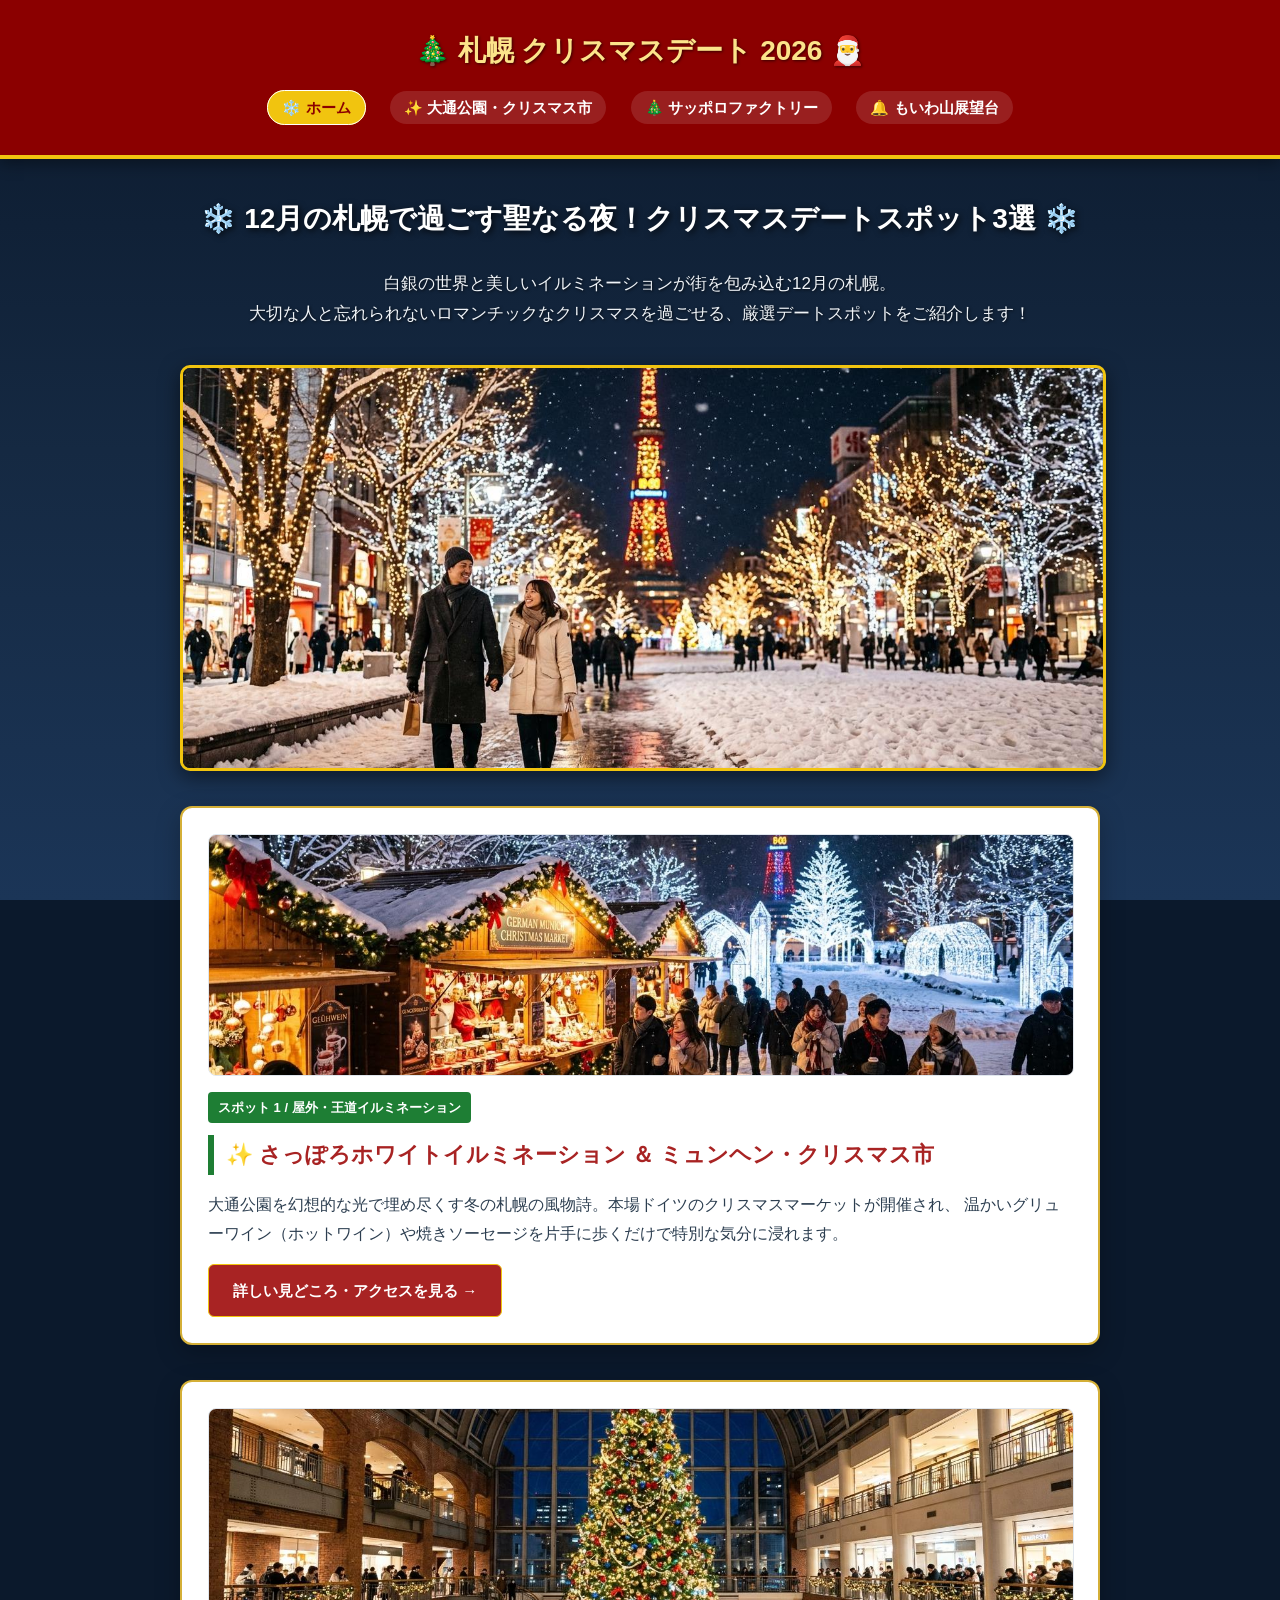
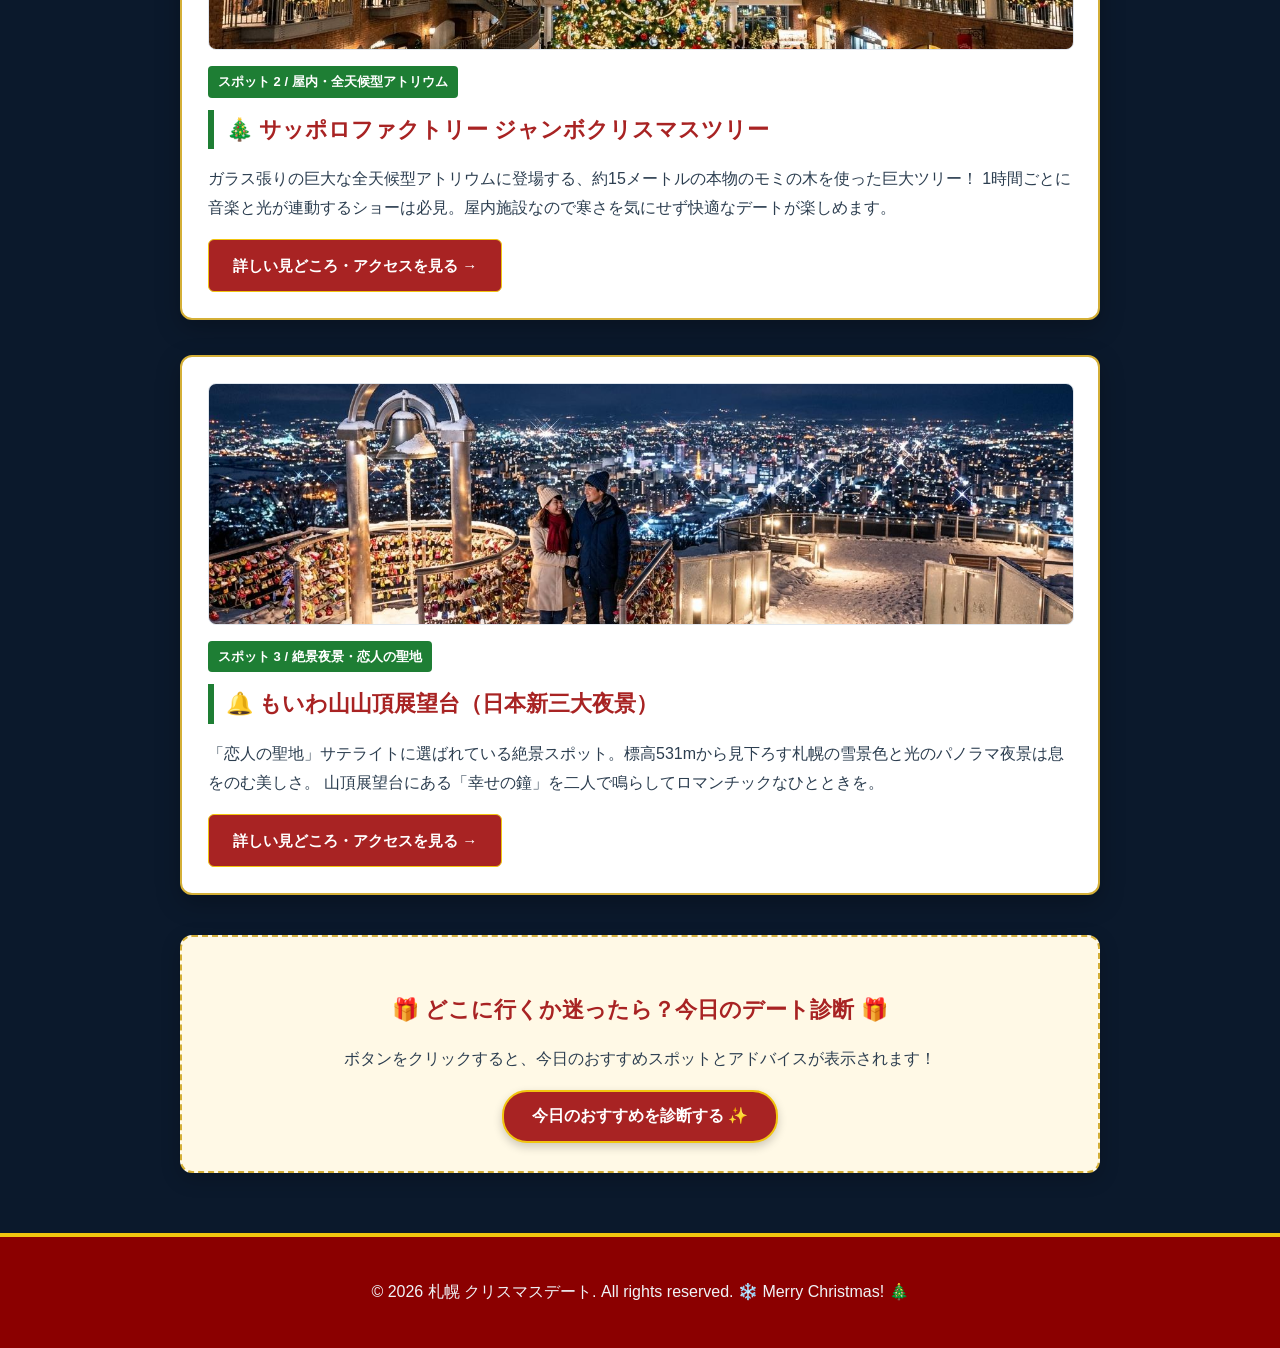
<file: index.html>
<!DOCTYPE html>
<html lang="ja">

<head>
  <meta charset="UTF-8">
  <meta name="viewport" content="width=device-width, initial-scale=1.0">
  <title>🎄 札幌 クリスマスデート 2026 - スポット三選</title>
  <!-- 共通スタイルの読み込み -->
  <link rel="stylesheet" href="style.css">
</head>

<body>

  <!-- ==========================================
       ヘッダーエリア（クリスマス装飾）
       ========================================== -->
  <header>
    <!-- サイトタイトル -->
    <div class="site-title">🎄 札幌 クリスマスデート 2026 🎅</div>
    <!-- ナビゲーションメニュー -->
    <nav>
      <ul>
        <li><a href="index.html" class="current">❄️ ホーム</a></li>
        <li><a href="spot-odori.html" target="_blank" rel="noopener noreferrer">✨ 大通公園・クリスマス市</a></li>
        <li><a href="spot-factory.html" target="_blank" rel="noopener noreferrer">🎄 サッポロファクトリー</a></li>
        <li><a href="spot-moiwayama.html" target="_blank" rel="noopener noreferrer">🔔 もいわ山展望台</a></li>
      </ul>
    </nav>
  </header>

  <!-- ==========================================
       メインコンテンツエリア
       ========================================== -->
  <main>
    <!-- 大見出し（H1） -->
    <h1>❄️ 12月の札幌で過ごす聖なる夜！クリスマスデートスポット3選 ❄️</h1>

    <!-- 導入の段落（リード文） -->
    <p class="lead-text">
      白銀の世界と美しいイルミネーションが街を包み込む12月の札幌。<br>
      大切な人と忘れられないロマンチックなクリスマスを過ごせる、厳選デートスポットをご紹介します！
    </p>

    <!-- トップページのメインヒーロー画像 -->
    <img src="images/hero-sapporo.jpg" alt="雪の札幌クリスマスの街並みとイルミネーション" class="main-hero-image">

    <!-- ------------------------------------------
         スポット1：大通公園
         ------------------------------------------ -->
    <article class="spot-card">
      <!-- スポットの写真 -->
      <img src="images/odori-christmas.jpg" alt="さっぽろホワイトイルミネーションとミュンヘン・クリスマス市" class="card-image">
      <span class="badge">スポット 1 / 屋外・王道イルミネーション</span>
      <h2>✨ さっぽろホワイトイルミネーション ＆ ミュンヘン・クリスマス市</h2>
      <p>
        大通公園を幻想的な光で埋め尽くす冬の札幌の風物詩。本場ドイツのクリスマスマーケットが開催され、
        温かいグリューワイン（ホットワイン）や焼きソーセージを片手に歩くだけで特別な気分に浸れます。
      </p>
      <a href="spot-odori.html" class="btn-link" target="_blank" rel="noopener noreferrer">詳しい見どころ・アクセスを見る &rarr;</a>
    </article>

    <!-- ------------------------------------------
         スポット2：サッポロファクトリー
         ------------------------------------------ -->
    <article class="spot-card">
      <!-- スポットの写真 -->
      <img src="images/factory-tree.jpg" alt="サッポロファクトリーの約15mジャンボクリスマスツリー" class="card-image">
      <span class="badge">スポット 2 / 屋内・全天候型アトリウム</span>
      <h2>🎄 サッポロファクトリー ジャンボクリスマスツリー</h2>
      <p>
        ガラス張りの巨大な全天候型アトリウムに登場する、約15メートルの本物のモミの木を使った巨大ツリー！
        1時間ごとに音楽と光が連動するショーは必見。屋内施設なので寒さを気にせず快適なデートが楽しめます。
      </p>
      <a href="spot-factory.html" class="btn-link" target="_blank" rel="noopener noreferrer">詳しい見どころ・アクセスを見る &rarr;</a>
    </article>

    <!-- ------------------------------------------
         スポット3：もいわ山展望台
         ------------------------------------------ -->
    <article class="spot-card">
      <!-- スポットの写真 -->
      <img src="images/moiwayama-nightview.jpg" alt="もいわ山展望台から望む札幌の日本新三大夜景と幸せの鐘" class="card-image">
      <span class="badge">スポット 3 / 絶景夜景・恋人の聖地</span>
      <h2>🔔 もいわ山山頂展望台（日本新三大夜景）</h2>
      <p>
        「恋人の聖地」サテライトに選ばれている絶景スポット。標高531mから見下ろす札幌の雪景色と光のパノラマ夜景は息をのむ美しさ。
        山頂展望台にある「幸せの鐘」を二人で鳴らしてロマンチックなひとときを。
      </p>
      <a href="spot-moiwayama.html" class="btn-link" target="_blank" rel="noopener noreferrer">詳しい見どころ・アクセスを見る &rarr;</a>
    </article>

    <!-- ------------------------------------------
         インタラクティブエリア（JavaScriptで文章が変わるボタン）
         ------------------------------------------ -->
    <section class="action-box">
      <h2>🎁 どこに行くか迷ったら？今日のデート診断 🎁</h2>
      <p>ボタンをクリックすると、今日のおすすめスポットとアドバイスが表示されます！</p>
      <!-- クリックで動作するボタン -->
      <button id="diagnosis-btn">今日のおすすめを診断する ✨</button>
      <!-- クリックされたら文章が入る段落 -->
      <p id="diagnosis-result" class="result-text" style="display: none;"></p>
    </section>
  </main>

  <!-- ==========================================
       フッターエリア
       ========================================== -->
  <footer>
    <p>&copy; 2026 札幌 クリスマスデート. All rights reserved. ❄️ Merry Christmas! 🎄</p>
  </footer>

  <!-- JavaScriptの読み込み -->
  <script src="script.js"></script>
</body>

</html>
</file>
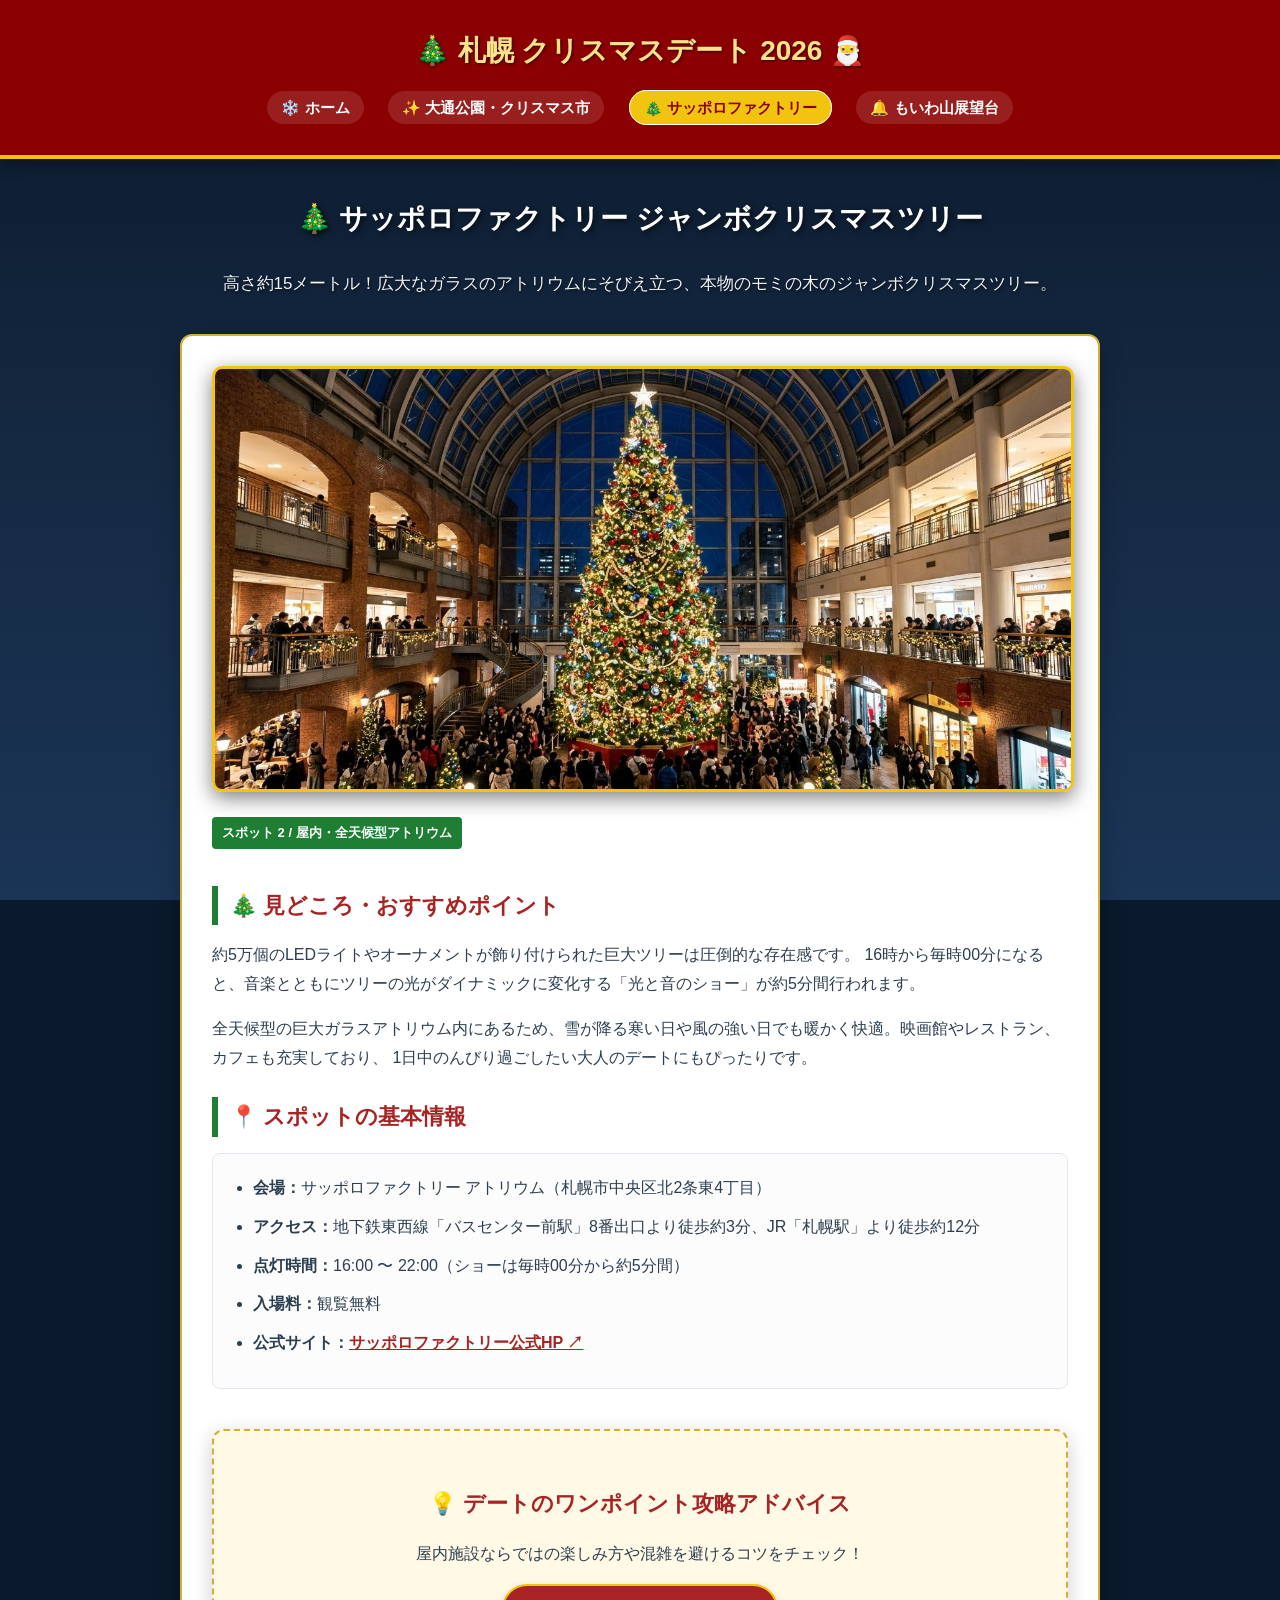
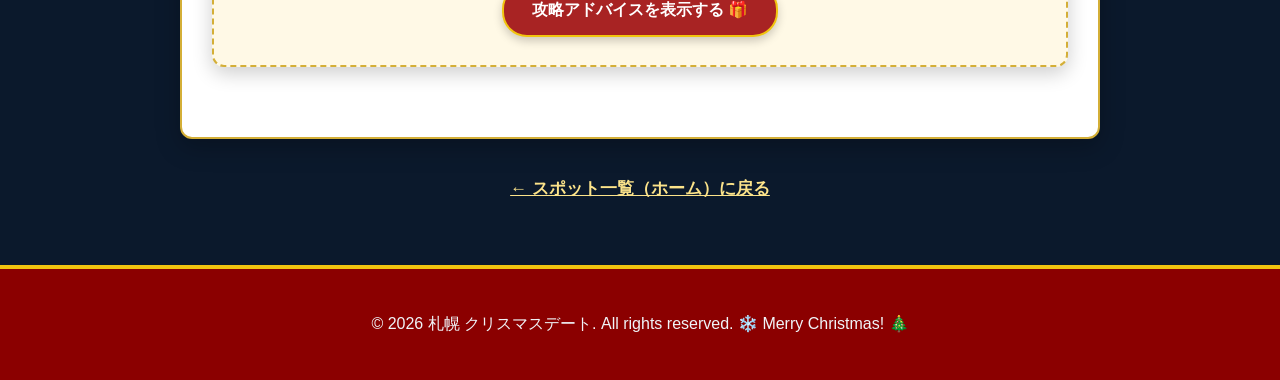
<file: spot-factory.html>
<!DOCTYPE html>
<html lang="ja">

<head>
  <meta charset="UTF-8">
  <meta name="viewport" content="width=device-width, initial-scale=1.0">
  <title>🎄 サッポロファクトリー ジャンボクリスマスツリー - 札幌デート</title>
  <!-- 共通スタイルの読み込み -->
  <link rel="stylesheet" href="style.css">
</head>

<body>

  <!-- ==========================================
       ヘッダーエリア（全ページ共通）
       ========================================== -->
  <header>
    <div class="site-title">🎄 札幌 クリスマスデート 2026 🎅</div>
    <nav>
      <ul>
        <li><a href="index.html" target="_blank" rel="noopener noreferrer">❄️ ホーム</a></li>
        <li><a href="spot-odori.html" target="_blank" rel="noopener noreferrer">✨ 大通公園・クリスマス市</a></li>
        <li><a href="spot-factory.html" class="current">🎄 サッポロファクトリー</a></li>
        <li><a href="spot-moiwayama.html" target="_blank" rel="noopener noreferrer">🔔 もいわ山展望台</a></li>
      </ul>
    </nav>
  </header>

  <!-- ==========================================
       メインコンテンツエリア
       ========================================== -->
  <main>
    <!-- 大見出し（H1） -->
    <h1>🎄 サッポロファクトリー ジャンボクリスマスツリー</h1>

    <p class="lead-text">
      高さ約15メートル！広大なガラスのアトリウムにそびえ立つ、本物のモミの木のジャンボクリスマスツリー。
    </p>

    <!-- コンテンツカード（白背景ラッパー） -->
    <div class="content-wrapper">
      <!-- スポットの大きなアイキャッチ写真 -->
      <img src="images/factory-tree.jpg" alt="サッポロファクトリーの巨大クリスマスツリーとアトリウム" class="detail-hero-image">

      <span class="badge">スポット 2 / 屋内・全天候型アトリウム</span>

      <!-- 見どころ紹介 -->
      <h2>🎄 見どころ・おすすめポイント</h2>
      <p>
        約5万個のLEDライトやオーナメントが飾り付けられた巨大ツリーは圧倒的な存在感です。
        16時から毎時00分になると、音楽とともにツリーの光がダイナミックに変化する「光と音のショー」が約5分間行われます。
      </p>
      <p>
        全天候型の巨大ガラスアトリウム内にあるため、雪が降る寒い日や風の強い日でも暖かく快適。映画館やレストラン、カフェも充実しており、
        1日中のんびり過ごしたい大人のデートにもぴったりです。
      </p>

      <!-- 基本情報 -->
      <h2>📍 スポットの基本情報</h2>
      <ul class="info-list">
        <li><strong>会場：</strong>サッポロファクトリー アトリウム（札幌市中央区北2条東4丁目）</li>
        <li><strong>アクセス：</strong>地下鉄東西線「バスセンター前駅」8番出口より徒歩約3分、JR「札幌駅」より徒歩約12分</li>
        <li><strong>点灯時間：</strong>16:00 〜 22:00（ショーは毎時00分から約5分間）</li>
        <li><strong>入場料：</strong>観覧無料</li>
        <li><strong>公式サイト：</strong><a href="https://sapporofactory.jp/" target="_blank" rel="noopener noreferrer" style="color: #a82323; font-weight: bold; text-decoration: underline;">サッポロファクトリー公式HP ↗</a></li>
      </ul>

      <!-- デート攻略アドバイス（JavaScript連動） -->
      <section class="action-box">
        <h2>💡 デートのワンポイント攻略アドバイス</h2>
        <p>屋内施設ならではの楽しみ方や混雑を避けるコツをチェック！</p>
        <button id="tip-btn">攻略アドバイスを表示する 🎁</button>
        <div id="tip-result" class="result-text" style="display: none;">
          🍰 <strong>おすすめのベストビュー＆予約術：</strong><br>
          毎時00分の「光と音のショー」は、アトリウム1階のツリー正面から見上げるのも迫力満点ですが、2階や3階の吹き抜けデッキから見下ろすアングルも全体の光が広がって絶景です！<br>
          クリスマス前後は大変混雑するため、アトリウム内のカフェやレストランは事前に予約しておくとスムーズにエスコートできますよ。
        </div>
      </section>
    </div>

    <!-- トップページへ戻るリンク -->
    <div class="back-link-box">
      <a href="index.html" class="back-link" target="_blank" rel="noopener noreferrer">&larr; スポット一覧（ホーム）に戻る</a>
    </div>
  </main>

  <!-- ==========================================
       フッターエリア（全ページ共通）
       ========================================== -->
  <footer>
    <p>&copy; 2026 札幌 クリスマスデート. All rights reserved. ❄️ Merry Christmas! 🎄</p>
  </footer>

  <!-- JavaScriptの読み込み -->
  <script src="script.js"></script>
</body>

</html>
</file>
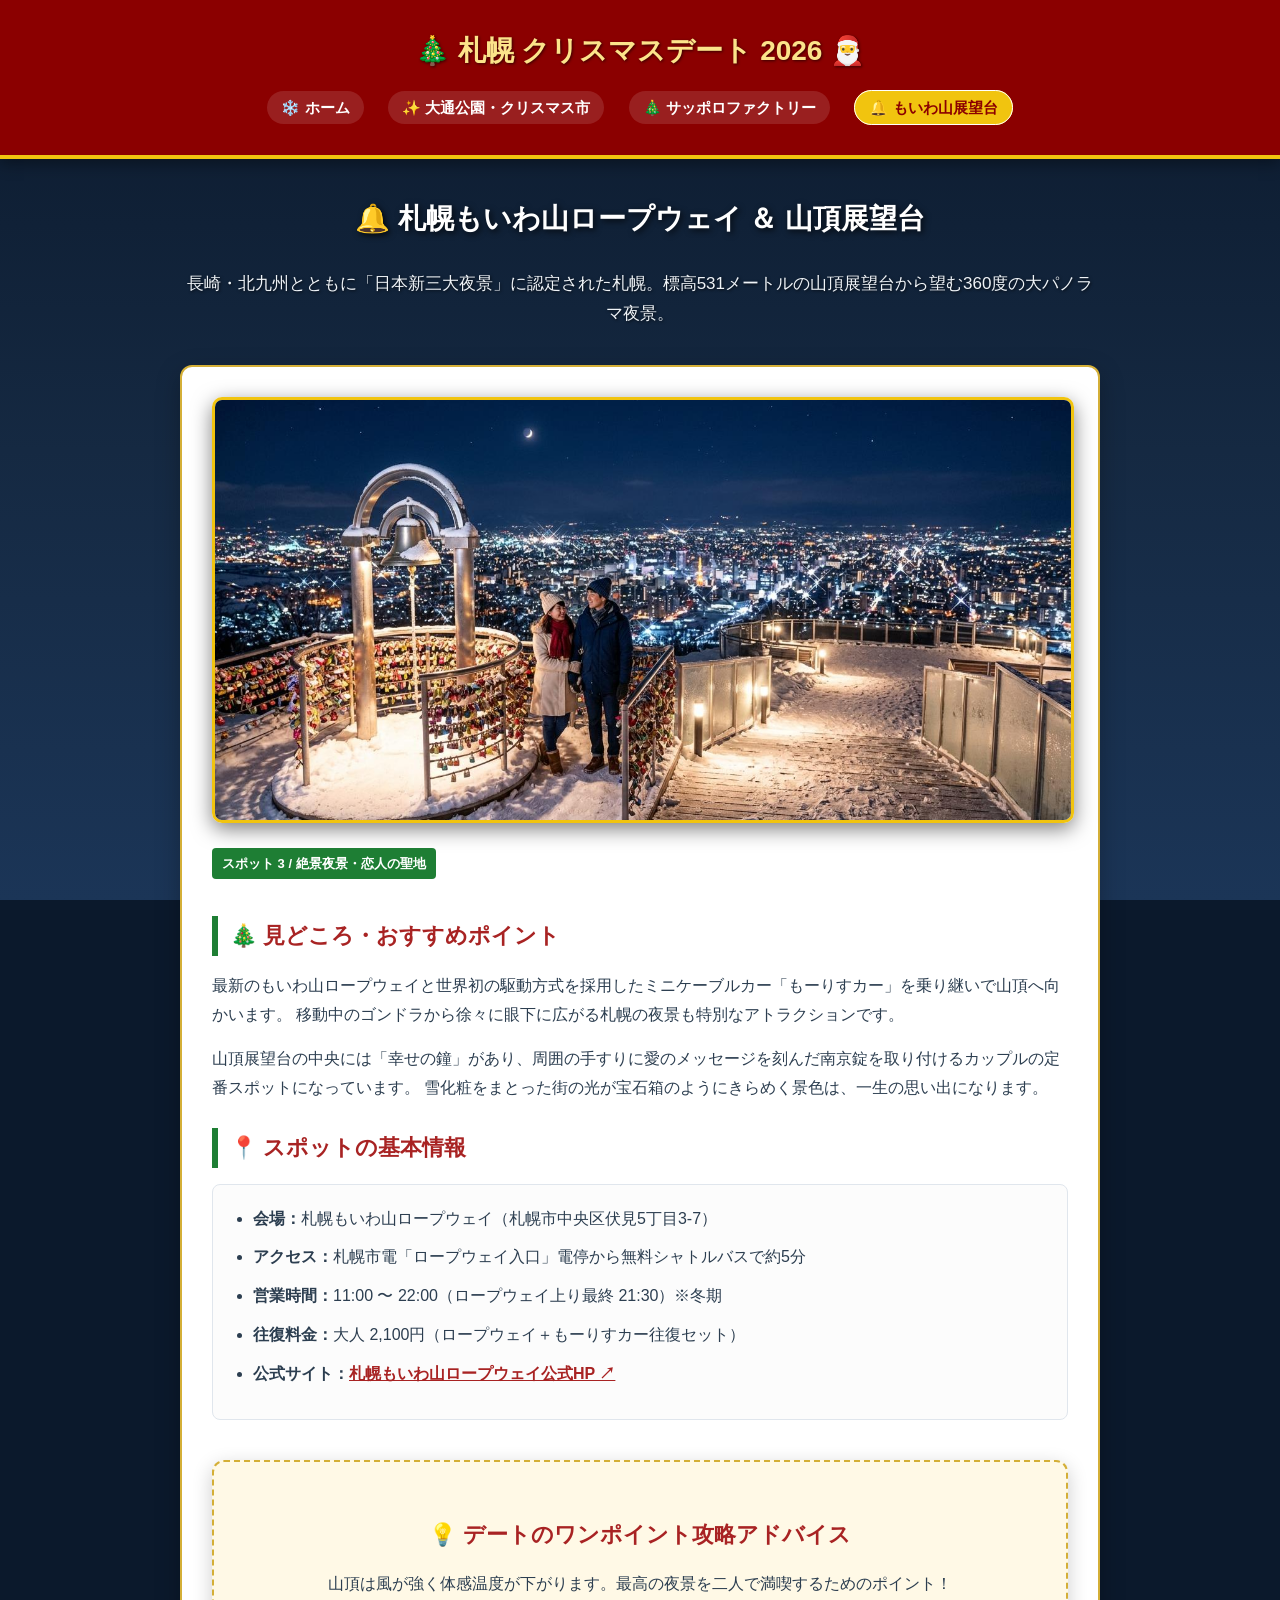
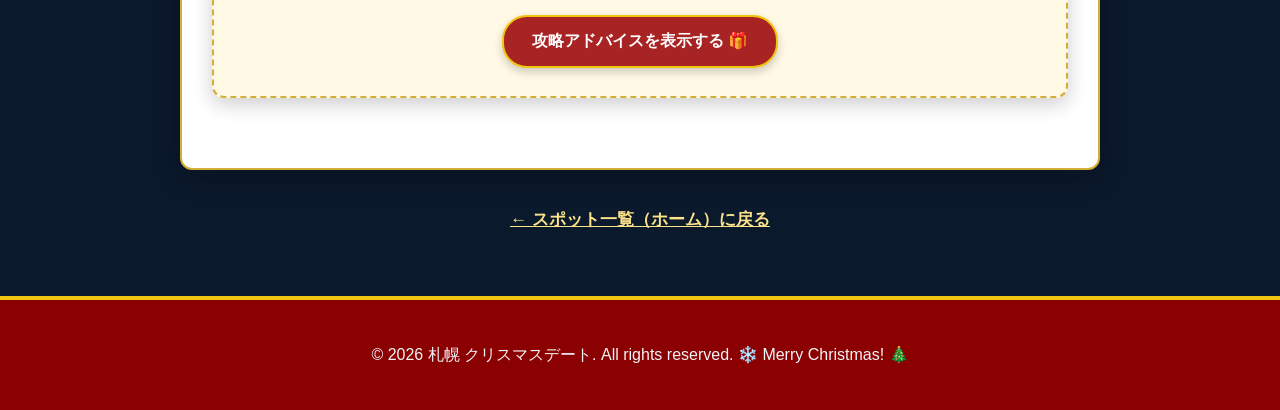
<file: spot-moiwayama.html>
<!DOCTYPE html>
<html lang="ja">

<head>
  <meta charset="UTF-8">
  <meta name="viewport" content="width=device-width, initial-scale=1.0">
  <title>🔔 札幌もいわ山ロープウェイ ＆ 山頂展望台 - 札幌デート</title>
  <!-- 共通スタイルの読み込み -->
  <link rel="stylesheet" href="style.css">
</head>

<body>

  <!-- ==========================================
       ヘッダーエリア（全ページ共通）
       ========================================== -->
  <header>
    <div class="site-title">🎄 札幌 クリスマスデート 2026 🎅</div>
    <nav>
      <ul>
        <li><a href="index.html" target="_blank" rel="noopener noreferrer">❄️ ホーム</a></li>
        <li><a href="spot-odori.html" target="_blank" rel="noopener noreferrer">✨ 大通公園・クリスマス市</a></li>
        <li><a href="spot-factory.html" target="_blank" rel="noopener noreferrer">🎄 サッポロファクトリー</a></li>
        <li><a href="spot-moiwayama.html" class="current">🔔 もいわ山展望台</a></li>
      </ul>
    </nav>
  </header>

  <!-- ==========================================
       メインコンテンツエリア
       ========================================== -->
  <main>
    <!-- 大見出し（H1） -->
    <h1>🔔 札幌もいわ山ロープウェイ ＆ 山頂展望台</h1>

    <p class="lead-text">
      長崎・北九州とともに「日本新三大夜景」に認定された札幌。標高531メートルの山頂展望台から望む360度の大パノラマ夜景。
    </p>

    <!-- コンテンツカード（白背景ラッパー） -->
    <div class="content-wrapper">
      <!-- スポットの大きなアイキャッチ写真 -->
      <img src="images/moiwayama-nightview.jpg" alt="雪のもいわ山山頂展望台と札幌のきらめく夜景" class="detail-hero-image">

      <span class="badge">スポット 3 / 絶景夜景・恋人の聖地</span>

      <!-- 見どころ紹介 -->
      <h2>🎄 見どころ・おすすめポイント</h2>
      <p>
        最新のもいわ山ロープウェイと世界初の駆動方式を採用したミニケーブルカー「もーりすカー」を乗り継いで山頂へ向かいます。
        移動中のゴンドラから徐々に眼下に広がる札幌の夜景も特別なアトラクションです。
      </p>
      <p>
        山頂展望台の中央には「幸せの鐘」があり、周囲の手すりに愛のメッセージを刻んだ南京錠を取り付けるカップルの定番スポットになっています。
        雪化粧をまとった街の光が宝石箱のようにきらめく景色は、一生の思い出になります。
      </p>

      <!-- 基本情報 -->
      <h2>📍 スポットの基本情報</h2>
      <ul class="info-list">
        <li><strong>会場：</strong>札幌もいわ山ロープウェイ（札幌市中央区伏見5丁目3-7）</li>
        <li><strong>アクセス：</strong>札幌市電「ロープウェイ入口」電停から無料シャトルバスで約5分</li>
        <li><strong>営業時間：</strong>11:00 〜 22:00（ロープウェイ上り最終 21:30）※冬期</li>
        <li><strong>往復料金：</strong>大人 2,100円（ロープウェイ＋もーりすカー往復セット）</li>
        <li><strong>公式サイト：</strong><a href="https://mt-moiwa.jp/" target="_blank" rel="noopener noreferrer" style="color: #a82323; font-weight: bold; text-decoration: underline;">札幌もいわ山ロープウェイ公式HP ↗</a></li>
      </ul>

      <!-- デート攻略アドバイス（JavaScript連動） -->
      <section class="action-box">
        <h2>💡 デートのワンポイント攻略アドバイス</h2>
        <p>山頂は風が強く体感温度が下がります。最高の夜景を二人で満喫するためのポイント！</p>
        <button id="tip-btn">攻略アドバイスを表示する 🎁</button>
        <div id="tip-result" class="result-text" style="display: none;">
          ❄️ <strong>おすすめの防寒対策＆マジックアワー：</strong><br>
          山頂は平地よりも約3〜5度気温が低く風もあるため、完全防寒（ダウンコート、マフラー、手袋、ニット帽）でお出かけください！<br>
          日没直後の「マジックアワー（空が深い青に染まり、街の灯りが一斉に点灯する時間帯）」を狙って登ると、夕暮れから夜景への移り変わりをロマンチックに堪能できます。
        </div>
      </section>
    </div>

    <!-- トップページへ戻るリンク -->
    <div class="back-link-box">
      <a href="index.html" class="back-link" target="_blank" rel="noopener noreferrer">&larr; スポット一覧（ホーム）に戻る</a>
    </div>
  </main>

  <!-- ==========================================
       フッターエリア（全ページ共通）
       ========================================== -->
  <footer>
    <p>&copy; 2026 札幌 クリスマスデート. All rights reserved. ❄️ Merry Christmas! 🎄</p>
  </footer>

  <!-- JavaScriptの読み込み -->
  <script src="script.js"></script>
</body>

</html>
</file>
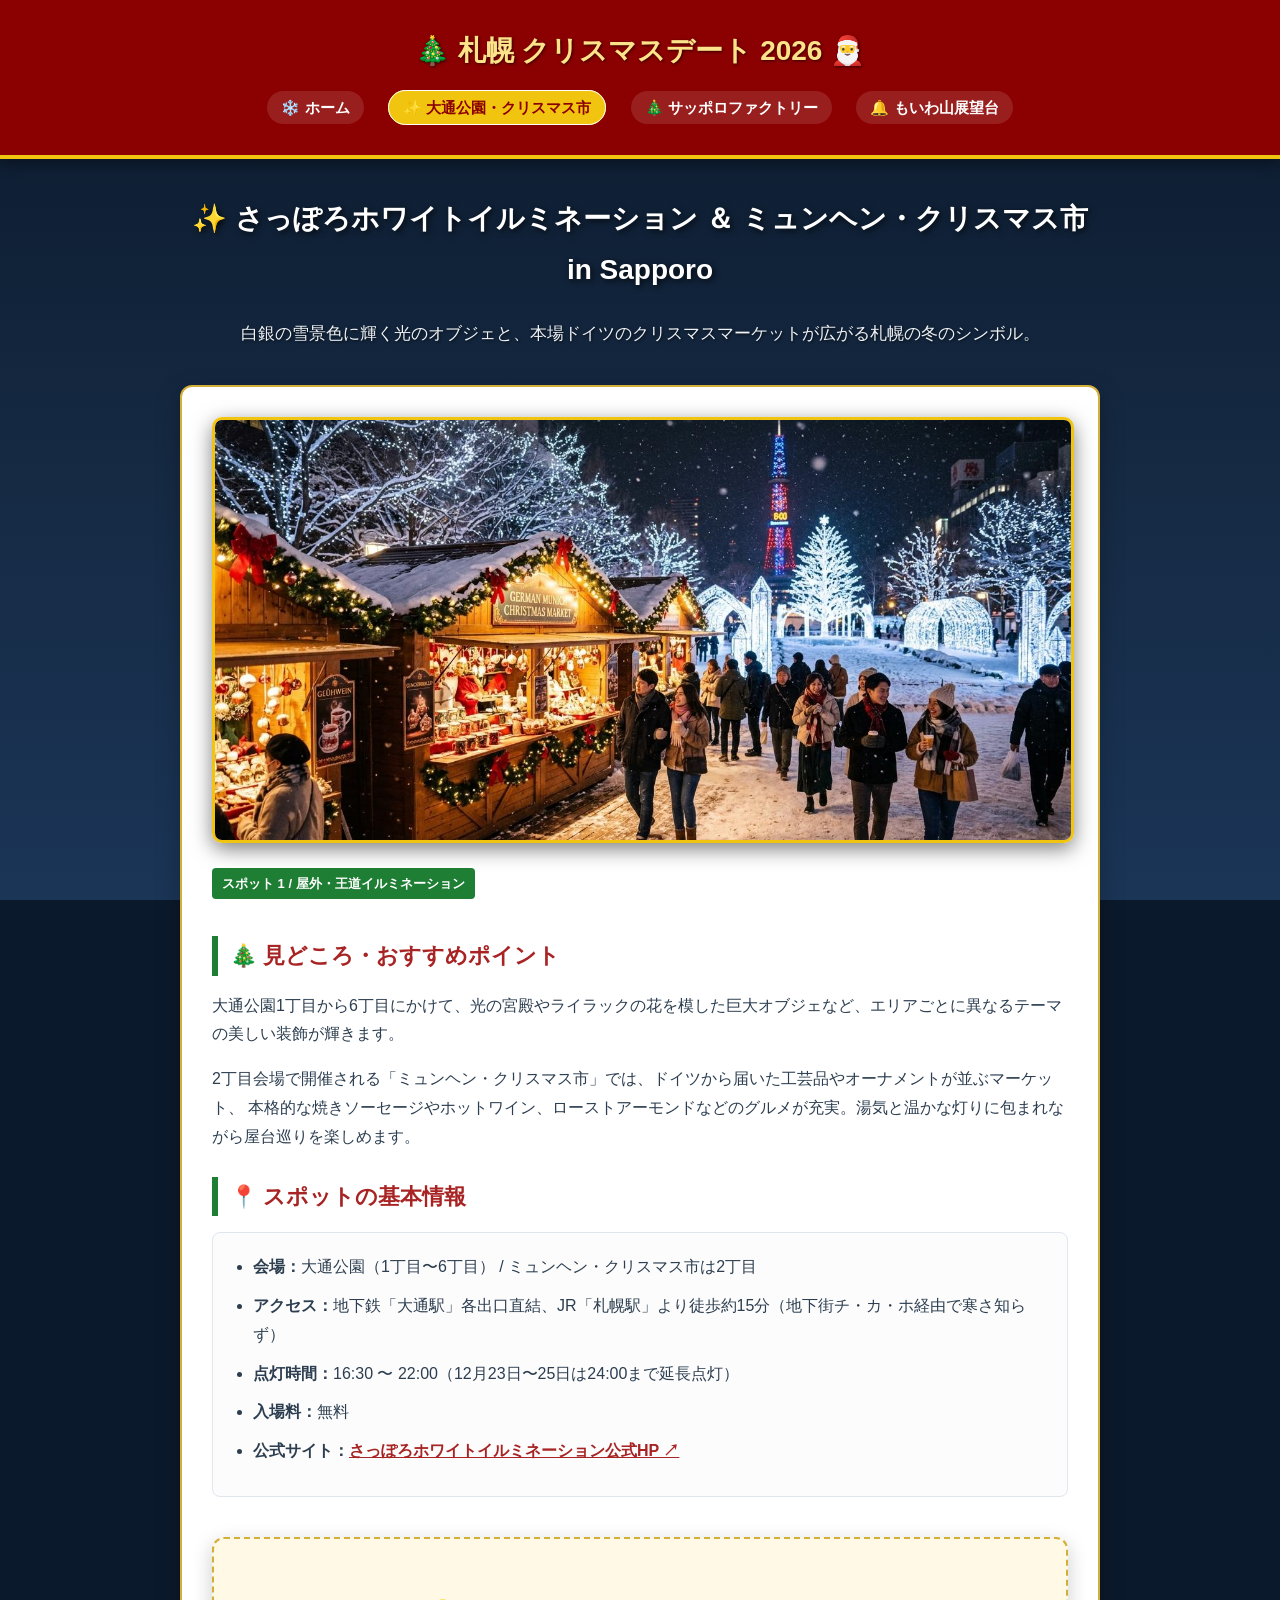
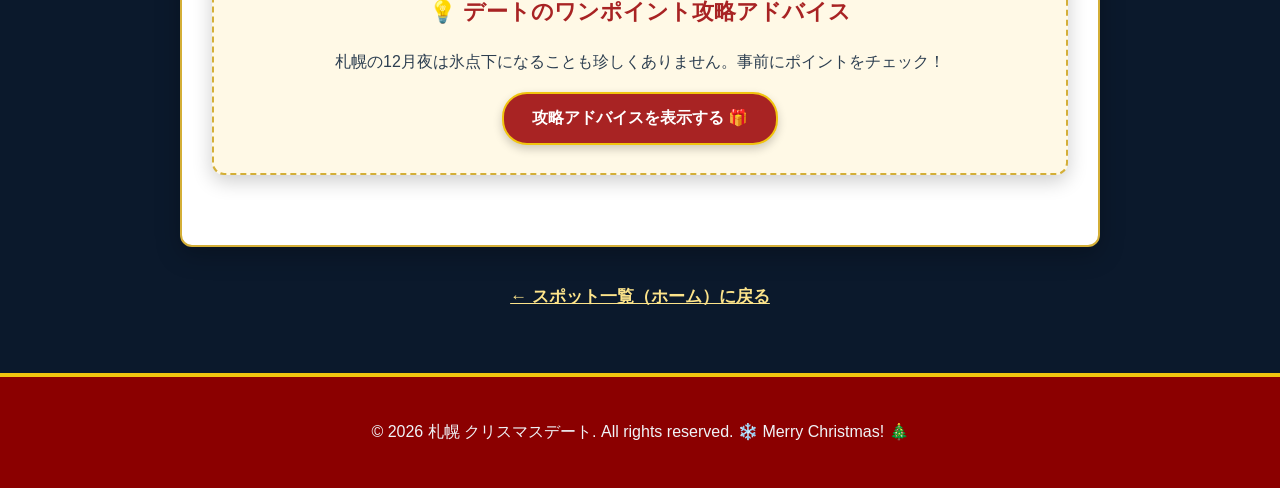
<file: spot-odori.html>
<!DOCTYPE html>
<html lang="ja">

<head>
  <meta charset="UTF-8">
  <meta name="viewport" content="width=device-width, initial-scale=1.0">
  <title>✨ さっぽろホワイトイルミネーション ＆ ミュンヘン・クリスマス市 - 札幌デート</title>
  <!-- 共通スタイルの読み込み -->
  <link rel="stylesheet" href="style.css">
</head>

<body>

  <!-- ==========================================
       ヘッダーエリア（全ページ共通）
       ========================================== -->
  <header>
    <div class="site-title">🎄 札幌 クリスマスデート 2026 🎅</div>
    <nav>
      <ul>
        <li><a href="index.html" target="_blank" rel="noopener noreferrer">❄️ ホーム</a></li>
        <li><a href="spot-odori.html" class="current">✨ 大通公園・クリスマス市</a></li>
        <li><a href="spot-factory.html" target="_blank" rel="noopener noreferrer">🎄 サッポロファクトリー</a></li>
        <li><a href="spot-moiwayama.html" target="_blank" rel="noopener noreferrer">🔔 もいわ山展望台</a></li>
      </ul>
    </nav>
  </header>

  <!-- ==========================================
       メインコンテンツエリア
       ========================================== -->
  <main>
    <!-- 大見出し（H1） -->
    <h1>✨ さっぽろホワイトイルミネーション ＆ ミュンヘン・クリスマス市 in Sapporo</h1>

    <p class="lead-text">
      白銀の雪景色に輝く光のオブジェと、本場ドイツのクリスマスマーケットが広がる札幌の冬のシンボル。
    </p>

    <!-- コンテンツカード（白背景ラッパー） -->
    <div class="content-wrapper">
      <!-- スポットの大きなアイキャッチ写真 -->
      <img src="images/odori-christmas.jpg" alt="大通公園のイルミネーションとクリスマス市の光景" class="detail-hero-image">

      <span class="badge">スポット 1 / 屋外・王道イルミネーション</span>

      <!-- 見どころ紹介 -->
      <h2>🎄 見どころ・おすすめポイント</h2>
      <p>
        大通公園1丁目から6丁目にかけて、光の宮殿やライラックの花を模した巨大オブジェなど、エリアごとに異なるテーマの美しい装飾が輝きます。
      </p>
      <p>
        2丁目会場で開催される「ミュンヘン・クリスマス市」では、ドイツから届いた工芸品やオーナメントが並ぶマーケット、
        本格的な焼きソーセージやホットワイン、ローストアーモンドなどのグルメが充実。湯気と温かな灯りに包まれながら屋台巡りを楽しめます。
      </p>

      <!-- 基本情報 -->
      <h2>📍 スポットの基本情報</h2>
      <ul class="info-list">
        <li><strong>会場：</strong>大通公園（1丁目〜6丁目） / ミュンヘン・クリスマス市は2丁目</li>
        <li><strong>アクセス：</strong>地下鉄「大通駅」各出口直結、JR「札幌駅」より徒歩約15分（地下街チ・カ・ホ経由で寒さ知らず）</li>
        <li><strong>点灯時間：</strong>16:30 〜 22:00（12月23日〜25日は24:00まで延長点灯）</li>
        <li><strong>入場料：</strong>無料</li>
        <li><strong>公式サイト：</strong><a href="https://www.sapporo.travel/white-illumination/" target="_blank" rel="noopener noreferrer" style="color: #a82323; font-weight: bold; text-decoration: underline;">さっぽろホワイトイルミネーション公式HP ↗</a></li>
      </ul>

      <!-- デート攻略アドバイス（JavaScript連動） -->
      <section class="action-box">
        <h2>💡 デートのワンポイント攻略アドバイス</h2>
        <p>札幌の12月夜は氷点下になることも珍しくありません。事前にポイントをチェック！</p>
        <button id="tip-btn">攻略アドバイスを表示する 🎁</button>
        <div id="tip-result" class="result-text" style="display: none;">
          🧤 <strong>おすすめの防寒＆エスコート術：</strong><br>
          長時間の屋外散策になるため、マフラーや手袋はもちろん、携帯カイロを持参しましょう！<br>
          移動は地下歩行空間「チ・カ・ホ」をうまく利用すると、直前まで暖かく移動できます。冷えた体には屋台のホットワイン（グリューワイン）やホットココアが最高です！
        </div>
      </section>
    </div>

    <!-- トップページへ戻るリンク -->
    <div class="back-link-box">
      <a href="index.html" class="back-link" target="_blank" rel="noopener noreferrer">&larr; スポット一覧（ホーム）に戻る</a>
    </div>
  </main>

  <!-- ==========================================
       フッターエリア（全ページ共通）
       ========================================== -->
  <footer>
    <p>&copy; 2026 札幌 クリスマスデート. All rights reserved. ❄️ Merry Christmas! 🎄</p>
  </footer>

  <!-- JavaScriptの読み込み -->
  <script src="script.js"></script>
</body>

</html>
</file>
<file: style.css>
/* ==========================================================================
   札幌 クリスマスデートガイド スタイルシート (style.css)
   ========================================================================== */

/* ==========================================
   1. ページ全体の基本スタイル
   ========================================== */
body {
  /* 読みやすいフォントの指定 */
  font-family: "Helvetica Neue", Arial, "Hiragino Kaku Gothic ProN", "Meiryo", sans-serif;
  /* 文字の基本色（濃いグレー） */
  color: #2c3e50;
  /* ページの背景色（冬のクリスマスの夜空を思わせる深いネイビー） */
  background-color: #0b192c;
  /* 背景をうっすらグラデーションに（上から下へ夜空が広がる） */
  background-image: linear-gradient(180deg, #0b192c 0%, #152942 50%, #1b3557 100%);
  background-attachment: fixed;
  /* 余白のリセット */
  margin: 0;
  padding: 0;
  /* 行の高さ（読みやすさのため広め） */
  line-height: 1.8;
  /* 横スクロールが出ないようにする */
  overflow-x: hidden;
}

/* ==========================================
   2. 雪のアニメーション（動きのある背景）
   ========================================== */
/* 雪の粒を入れる全画面コンテナ */
.snow-container {
  /* 画面全体に固定配置 */
  position: fixed;
  top: 0;
  left: 0;
  width: 100vw;
  height: 100vh;
  /* マウスクリックやタッチを下のリンクやボタンに通すための超重要設定 */
  pointer-events: none;
  /* 画面外にはみ出た雪を隠す */
  overflow: hidden;
  /* 最前面に配置（他のコンテンツの上に降らせる） */
  z-index: 9999;
}

/* 個々の雪の結晶 */
.snowflake {
  position: absolute;
  top: -30px;
  /* 雪の色（純白） */
  color: #ffffff;
  /* テキスト選択を無効化 */
  user-select: none;
  /* アニメーションの設定：fall という名前の動きを無限ループ */
  animation-name: fall;
  animation-timing-function: linear;
  animation-iteration-count: infinite;
}

/* 雪が上から下へと舞い落ちるアニメーションキーフレーム */
@keyframes fall {
  0% {
    top: -30px;
    transform: translateX(0px) rotate(0deg);
    opacity: 0.9;
  }
  50% {
    /* 途中で左右にふわふわ揺れる動き */
    transform: translateX(25px) rotate(180deg);
  }
  100% {
    /* 画面下部まで落ちきる */
    top: 105vh;
    transform: translateX(-20px) rotate(360deg);
    opacity: 0.2;
  }
}

/* ==========================================
   3. ヘッダーのスタイル（クリスマス装飾）
   ========================================== */
header {
  /* ヘッダーの背景（クリスマス深紅×夜空のツートン境界） */
  background-color: #8b0000;
  /* 文字色（白） */
  color: #ffffff;
  /* 内側の余白 */
  padding: 26px 16px;
  /* 中央揃え */
  text-align: center;
  /* 下部にゴールドのきらめくボーダー */
  border-bottom: 4px solid #f1c40f;
  /* 影をつけて立体感を出す */
  box-shadow: 0 4px 15px rgba(0, 0, 0, 0.4);
}

/* サイトタイトル */
.site-title {
  /* 文字サイズ */
  font-size: 28px;
  /* 太字 */
  font-weight: bold;
  /* 文字色（輝くゴールド） */
  color: #fce38a;
  /* 下側の余白 */
  margin-bottom: 12px;
  /* 文字の影（ほんのり光る効果） */
  text-shadow: 1px 1px 3px rgba(0, 0, 0, 0.6);
}

/* ==========================================
   4. ナビゲーションメニュー
   ========================================== */
nav ul {
  list-style: none;
  margin: 0;
  padding: 0;
}

nav li {
  display: inline-block;
  margin: 6px 10px;
}

nav a {
  color: #ffffff;
  text-decoration: none;
  font-size: 15px;
  font-weight: bold;
  padding: 8px 14px;
  border-radius: 20px;
  /* ほんのり背景色 */
  background-color: rgba(255, 255, 255, 0.12);
}

/* マウスを乗せたとき */
nav a:hover {
  background-color: #f1c40f;
  color: #8b0000;
}

/* 現在開いているページ（カレント） */
nav a.current {
  background-color: #f1c40f;
  color: #8b0000;
  border: 1px solid #ffffff;
}

/* ==========================================
   5. メインコンテンツエリア
   ========================================== */
main {
  /* 最大幅を指定して中央に寄せる */
  max-width: 920px;
  margin: 35px auto;
  padding: 0 20px;
}

/* 大見出し（H1） */
h1 {
  font-size: 28px;
  /* 文字色（白）夜空の背景に映えるように */
  color: #ffffff;
  text-align: center;
  margin-bottom: 24px;
  text-shadow: 2px 2px 6px rgba(0, 0, 0, 0.8);
}

/* 中見出し（H2） */
h2 {
  font-size: 22px;
  /* クリスマスレッド */
  color: #a82323;
  /* 左側にモミの木グリーンの縦線 */
  border-left: 6px solid #1e7e34;
  padding-left: 12px;
  margin-top: 25px;
  margin-bottom: 15px;
}

/* 段落（p） */
p {
  font-size: 16px;
  margin-bottom: 16px;
}

/* 導入のリード文 */
.lead-text {
  text-align: center;
  /* 読みやすい薄いアイボリー */
  color: #f0f4f8;
  font-size: 17px;
  margin-bottom: 35px;
  text-shadow: 1px 1px 3px rgba(0, 0, 0, 0.7);
}

/* ==========================================
   6. 画像のスタイル
   ========================================== */
/* トップページのメインバナー画像 */
.main-hero-image {
  width: 100%;
  max-height: 400px;
  /* 写真の比率を保ったまま綺麗に収める */
  object-fit: cover;
  border-radius: 10px;
  margin-bottom: 35px;
  border: 3px solid #f1c40f; /* ゴールドの枠線 */
  box-shadow: 0 6px 20px rgba(0, 0, 0, 0.5);
  display: block;
}

/* スポットカード内の写真 */
.card-image {
  width: 100%;
  height: 240px;
  object-fit: cover;
  border-radius: 8px;
  margin-bottom: 16px;
  display: block;
  border: 1px solid #e0e6ed;
}

/* 詳細ページのトップ写真（アイキャッチ） */
.detail-hero-image {
  width: 100%;
  max-height: 420px;
  object-fit: cover;
  border-radius: 10px;
  margin-bottom: 25px;
  border: 3px solid #f1c40f;
  box-shadow: 0 6px 20px rgba(0, 0, 0, 0.5);
  display: block;
}

/* ==========================================
   7. スポット紹介カード（トップページ）
   ========================================== */
.spot-card {
  /* 明るく温かみのある白背景 */
  background-color: #ffffff;
  /* 角を丸くする */
  border-radius: 12px;
  /* ゴールドの細い枠線 */
  border: 2px solid #d4af37;
  /* 内側の余白 */
  padding: 26px;
  /* カード同士の間隔 */
  margin-bottom: 35px;
  /* 影をつけてカードを浮かび上がらせる */
  box-shadow: 0 8px 24px rgba(0, 0, 0, 0.25);
}

.spot-card h2 {
  margin-top: 0;
}

/* カテゴリバッジ */
.badge {
  /* モミの木グリーン */
  background-color: #1e7e34;
  color: #ffffff;
  font-size: 13px;
  font-weight: bold;
  padding: 4px 10px;
  border-radius: 4px;
  display: inline-block;
  margin-bottom: 12px;
}

/* 「詳細を見る」ボタンリンク */
.btn-link {
  display: inline-block;
  /* クリスマスレッド */
  background-color: #a82323;
  color: #ffffff;
  text-decoration: none;
  padding: 12px 24px;
  border-radius: 6px;
  font-weight: bold;
  font-size: 15px;
  /* ゴールドのボーダー */
  border: 1px solid #f1c40f;
}

.btn-link:hover {
  background-color: #7b1113;
  color: #fce38a;
}

/* ==========================================
   8. インタラクティブセクション（ボタン操作用エリア）
   ========================================== */
.action-box {
  /* あたたかみのあるキャンドルカラー */
  background-color: #fff9e6;
  border: 2px dashed #d4af37;
  border-radius: 12px;
  padding: 28px;
  text-align: center;
  margin: 40px 0;
  box-shadow: 0 6px 20px rgba(0, 0, 0, 0.2);
}

.action-box h2 {
  border-left: none;
  padding-left: 0;
  text-align: center;
}

/* 操作用ボタン */
button {
  /* クリスマスレッドのボタン */
  background-color: #a82323;
  color: #ffffff;
  border: 2px solid #f1c40f;
  border-radius: 25px;
  padding: 14px 28px;
  font-size: 16px;
  font-weight: bold;
  cursor: pointer;
  /* 影をつけて押しボタンらしく */
  box-shadow: 0 4px 10px rgba(0, 0, 0, 0.2);
}

button:hover {
  background-color: #1e7e34; /* モミの木グリーンに変化 */
  border-color: #ffffff;
}

/* ボタンを押して表示されるメッセージ */
.result-text {
  font-size: 17px;
  color: #1e4620;
  font-weight: bold;
  margin-top: 20px;
  background-color: #eafaf1;
  border: 1px solid #27ae60;
  padding: 16px;
  border-radius: 8px;
  line-height: 1.7;
}

/* ==========================================
   9. 下層ページ用（基本情報テーブルなど）
   ========================================== */
.content-wrapper {
  background-color: #ffffff;
  border-radius: 12px;
  border: 2px solid #d4af37;
  padding: 30px;
  box-shadow: 0 8px 24px rgba(0, 0, 0, 0.25);
  margin-bottom: 30px;
}

.info-list {
  background-color: #fcfcfc;
  border: 1px solid #e0e6ed;
  border-radius: 8px;
  padding: 20px 24px 20px 40px;
  margin-bottom: 25px;
}

.info-list li {
  margin-bottom: 10px;
}

/* 戻るリンク */
.back-link-box {
  text-align: center;
  margin: 35px 0 15px 0;
}

.back-link {
  color: #fce38a;
  text-decoration: underline;
  font-size: 17px;
  font-weight: bold;
}

.back-link:hover {
  color: #ffffff;
}

/* ==========================================
   10. フッターのスタイル
   ========================================== */
footer {
  background-color: #8b0000;
  color: #f0f4f8;
  text-align: center;
  padding: 25px 10px;
  font-size: 13px;
  border-top: 4px solid #f1c40f;
  margin-top: 60px;
}
</file>
